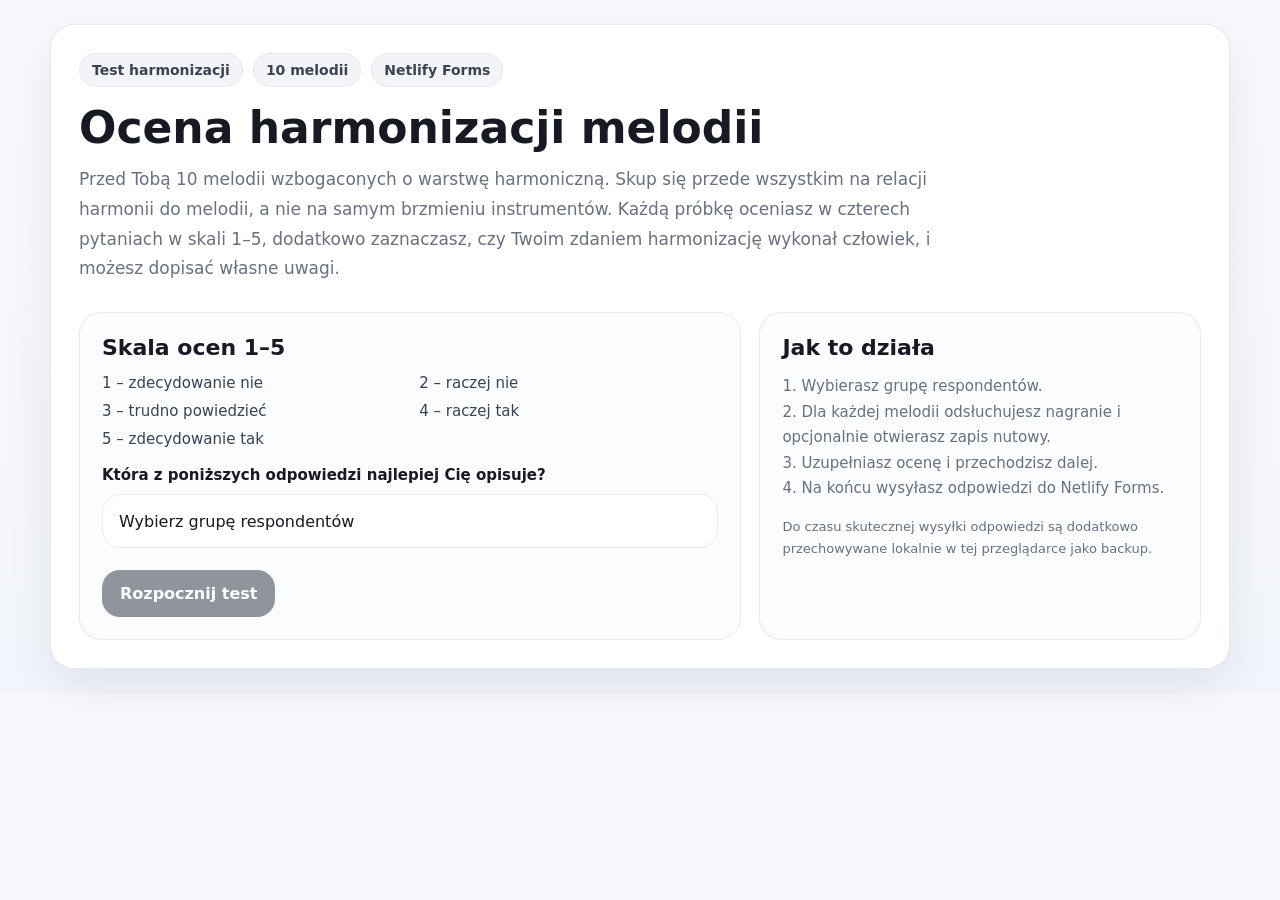
<file: index.html>
<!doctype html>
<html lang="pl">
<head>
  <meta charset="UTF-8" />
  <meta name="viewport" content="width=device-width, initial-scale=1.0" />
  <title>Ocena harmonizacji melodii</title>
  <meta name="description" content="Badanie dotyczące oceny harmonizacji melodii" />
  <link rel="stylesheet" href="assets/styles.css" />
</head>
<body>
  <div class="shell">
    <section id="screen-intro" class="card hero"></section>
    <section id="screen-melody" class="hidden"></section>
    <section id="screen-summary" class="hidden"></section>
  </div>

  <form name="harmonization-survey" netlify data-netlify="true" hidden>
    <input type="hidden" name="form-name" value="harmonization-survey" />
    <input type="text" name="respondent_type" />
    <input type="text" name="session_id" />
    <input type="text" name="submitted_at" />
    <textarea name="general_note"></textarea>
    <input type="text" name="melody_1_correctness" />
    <input type="text" name="melody_1_interest" />
    <input type="text" name="melody_1_naturalness" />
    <input type="text" name="melody_1_fit" />
    <input type="text" name="melody_1_human" />
    <textarea name="melody_1_comment"></textarea>
    <input type="text" name="melody_2_correctness" />
    <input type="text" name="melody_2_interest" />
    <input type="text" name="melody_2_naturalness" />
    <input type="text" name="melody_2_fit" />
    <input type="text" name="melody_2_human" />
    <textarea name="melody_2_comment"></textarea>
    <input type="text" name="melody_3_correctness" />
    <input type="text" name="melody_3_interest" />
    <input type="text" name="melody_3_naturalness" />
    <input type="text" name="melody_3_fit" />
    <input type="text" name="melody_3_human" />
    <textarea name="melody_3_comment"></textarea>
    <input type="text" name="melody_4_correctness" />
    <input type="text" name="melody_4_interest" />
    <input type="text" name="melody_4_naturalness" />
    <input type="text" name="melody_4_fit" />
    <input type="text" name="melody_4_human" />
    <textarea name="melody_4_comment"></textarea>
    <input type="text" name="melody_5_correctness" />
    <input type="text" name="melody_5_interest" />
    <input type="text" name="melody_5_naturalness" />
    <input type="text" name="melody_5_fit" />
    <input type="text" name="melody_5_human" />
    <textarea name="melody_5_comment"></textarea>
    <input type="text" name="melody_6_correctness" />
    <input type="text" name="melody_6_interest" />
    <input type="text" name="melody_6_naturalness" />
    <input type="text" name="melody_6_fit" />
    <input type="text" name="melody_6_human" />
    <textarea name="melody_6_comment"></textarea>
    <input type="text" name="melody_7_correctness" />
    <input type="text" name="melody_7_interest" />
    <input type="text" name="melody_7_naturalness" />
    <input type="text" name="melody_7_fit" />
    <input type="text" name="melody_7_human" />
    <textarea name="melody_7_comment"></textarea>
    <input type="text" name="melody_8_correctness" />
    <input type="text" name="melody_8_interest" />
    <input type="text" name="melody_8_naturalness" />
    <input type="text" name="melody_8_fit" />
    <input type="text" name="melody_8_human" />
    <textarea name="melody_8_comment"></textarea>
    <input type="text" name="melody_9_correctness" />
    <input type="text" name="melody_9_interest" />
    <input type="text" name="melody_9_naturalness" />
    <input type="text" name="melody_9_fit" />
    <input type="text" name="melody_9_human" />
    <textarea name="melody_9_comment"></textarea>
    <input type="text" name="melody_10_correctness" />
    <input type="text" name="melody_10_interest" />
    <input type="text" name="melody_10_naturalness" />
    <input type="text" name="melody_10_fit" />
    <input type="text" name="melody_10_human" />
    <textarea name="melody_10_comment"></textarea>
    <textarea name="submission_summary"></textarea>
    <textarea name="submission_json"></textarea>
  </form>

  <script src="assets/app.js"></script>
</body>
</html>
</file>
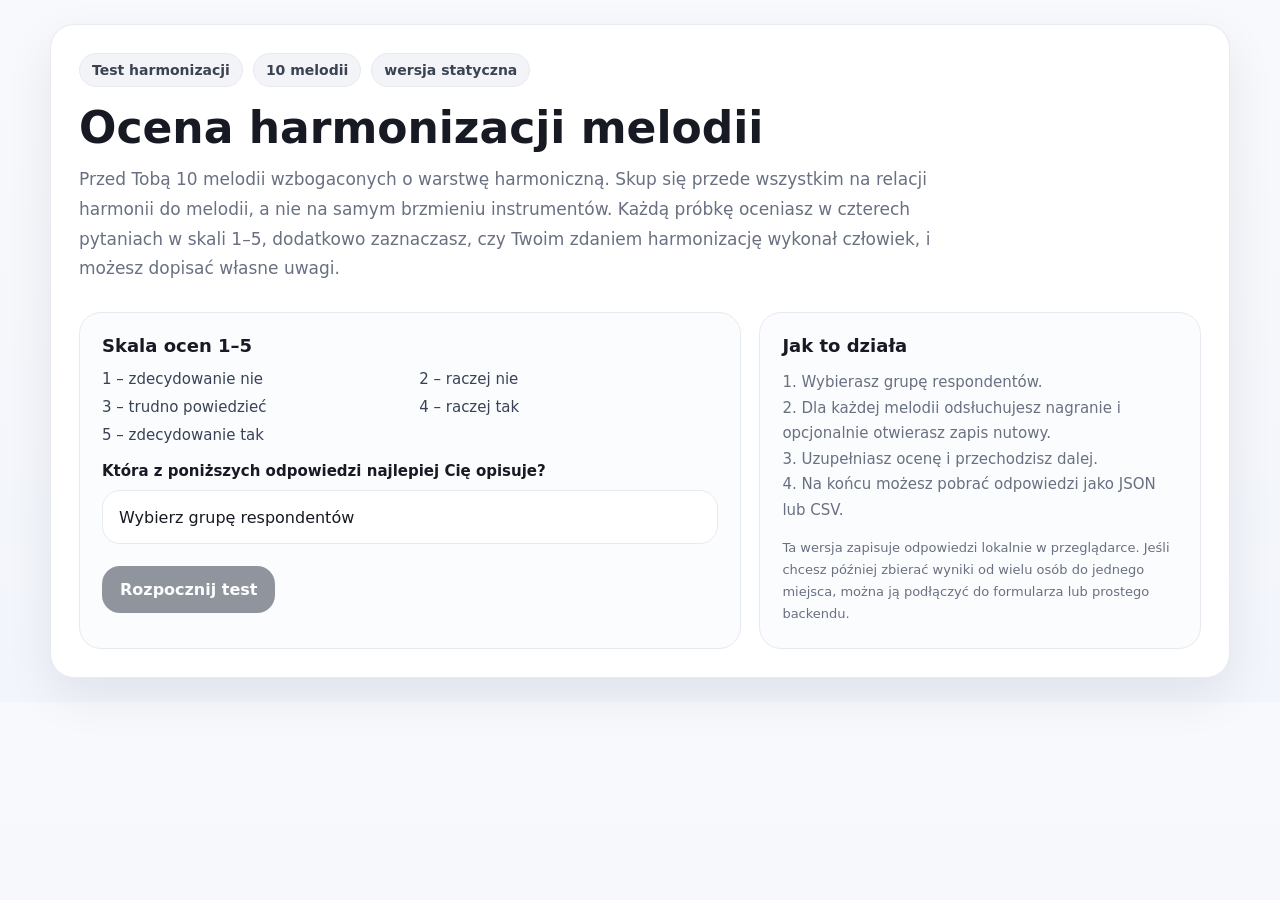
<file: docs/index.html>
<!doctype html>
<html lang="pl">
<head>
  <meta charset="UTF-8" />
  <meta name="viewport" content="width=device-width, initial-scale=1.0" />
  <title>Ocena harmonizacji melodii</title>
  <style>
    :root {
      --bg: #f6f7fb;
      --card: #ffffff;
      --muted: #687081;
      --text: #171923;
      --line: #e7eaf1;
      --accent: #111827;
      --accent-2: #2563eb;
      --accent-soft: #eff6ff;
      --danger: #dc2626;
      --shadow: 0 18px 48px rgba(15, 23, 42, 0.08);
      --radius: 24px;
    }

    * { box-sizing: border-box; }
    html, body { margin: 0; padding: 0; }
    body {
      font-family: Inter, ui-sans-serif, system-ui, -apple-system, BlinkMacSystemFont, "Segoe UI", sans-serif;
      background: linear-gradient(180deg, #f8f9fc 0%, #f2f5fb 100%);
      color: var(--text);
    }

    a { color: var(--accent-2); }

    .shell {
      width: min(1180px, calc(100% - 24px));
      margin: 24px auto;
    }

    .card {
      background: var(--card);
      border: 1px solid rgba(231, 234, 241, 0.95);
      border-radius: var(--radius);
      box-shadow: var(--shadow);
    }

    .hero {
      padding: 28px;
    }

    .badge-row {
      display: flex;
      gap: 10px;
      flex-wrap: wrap;
      margin-bottom: 18px;
    }

    .badge {
      display: inline-flex;
      align-items: center;
      gap: 8px;
      padding: 8px 12px;
      background: #f2f4f8;
      border: 1px solid var(--line);
      border-radius: 999px;
      color: #3b4353;
      font-size: 14px;
      font-weight: 600;
    }

    h1, h2, h3, p { margin: 0; }
    .title { font-size: clamp(30px, 4vw, 44px); line-height: 1.05; margin-bottom: 14px; }
    .lead { color: var(--muted); font-size: 17px; line-height: 1.75; max-width: 860px; }

    .intro-grid {
      margin-top: 28px;
      display: grid;
      grid-template-columns: 1.2fr 0.8fr;
      gap: 18px;
    }

    .panel {
      padding: 22px;
      border-radius: 22px;
      background: #fbfcfe;
      border: 1px solid var(--line);
    }

    .panel h3 {
      font-size: 18px;
      margin-bottom: 14px;
    }

    .small {
      color: var(--muted);
      line-height: 1.7;
      font-size: 15px;
    }

    .scale-grid {
      display: grid;
      grid-template-columns: repeat(2, minmax(0, 1fr));
      gap: 10px 18px;
      margin-top: 14px;
      color: #394255;
      font-size: 15px;
    }

    .field-label {
      display: block;
      margin-bottom: 10px;
      font-weight: 700;
      font-size: 15px;
    }

    select, textarea {
      width: 100%;
      border: 1px solid var(--line);
      border-radius: 18px;
      background: #fff;
      color: var(--text);
      font: inherit;
    }

    select {
      min-height: 54px;
      padding: 0 16px;
      appearance: none;
    }

    textarea {
      min-height: 120px;
      padding: 14px 16px;
      resize: vertical;
      line-height: 1.5;
    }

    .actions {
      display: flex;
      gap: 12px;
      flex-wrap: wrap;
      margin-top: 22px;
    }

    button {
      appearance: none;
      border: 0;
      cursor: pointer;
      border-radius: 18px;
      padding: 14px 18px;
      font: inherit;
      font-weight: 700;
      transition: transform .15s ease, opacity .15s ease, background .15s ease;
    }

    button:hover { transform: translateY(-1px); }
    button:disabled { cursor: not-allowed; opacity: .45; transform: none; }
    .primary { background: var(--accent); color: white; }
    .secondary { background: #eef2f7; color: #243041; }
    .danger { background: #fff1f2; color: var(--danger); border: 1px solid #fecdd3; }

    .hidden { display: none !important; }

    .topbar {
      display: flex;
      align-items: end;
      justify-content: space-between;
      gap: 16px;
      margin-bottom: 18px;
    }

    .kicker {
      text-transform: uppercase;
      letter-spacing: .08em;
      font-size: 12px;
      color: var(--muted);
      margin-bottom: 8px;
      font-weight: 700;
    }

    .progress-card {
      min-width: 260px;
      background: white;
      border: 1px solid var(--line);
      border-radius: 20px;
      padding: 14px 16px;
      box-shadow: var(--shadow);
    }

    .progress-row {
      display: flex;
      justify-content: space-between;
      color: var(--muted);
      font-size: 14px;
      margin-bottom: 10px;
    }

    .bar {
      width: 100%;
      height: 10px;
      background: #e9edf4;
      border-radius: 999px;
      overflow: hidden;
    }

    .bar > span {
      display: block;
      height: 100%;
      background: linear-gradient(90deg, #111827 0%, #2563eb 100%);
      border-radius: 999px;
      width: 0%;
    }

    .grid {
      display: grid;
      grid-template-columns: 1fr 1fr;
      gap: 18px;
    }

    .section-card { padding: 22px; }
    .section-card h2 { font-size: 22px; margin-bottom: 14px; }
    .stack { display: grid; gap: 16px; }

    .box {
      background: #f8fafc;
      border: 1px solid var(--line);
      border-radius: 20px;
      padding: 16px;
    }

    .box-title {
      display: flex;
      align-items: center;
      gap: 8px;
      font-weight: 700;
      font-size: 15px;
      margin-bottom: 12px;
    }

    iframe, audio {
      width: 100%;
      border-radius: 16px;
      border: 1px solid var(--line);
      background: #fff;
    }

    iframe.pdf {
      height: 420px;
    }

    .placeholder {
      padding: 18px;
      background: #fff;
      border: 1px dashed #cbd5e1;
      border-radius: 16px;
      color: var(--muted);
      font-size: 14px;
      line-height: 1.6;
    }

    .question {
      background: #fafbff;
      border: 1px solid var(--line);
      border-radius: 20px;
      padding: 16px;
    }

    .question-title {
      font-weight: 700;
      line-height: 1.6;
      margin-bottom: 12px;
    }

    .choice-grid {
      display: grid;
      grid-template-columns: repeat(5, minmax(0, 1fr));
      gap: 10px;
    }

    .choice-grid.two {
      grid-template-columns: repeat(2, minmax(0, 1fr));
    }

    .choice {
      position: relative;
      border: 1px solid var(--line);
      border-radius: 18px;
      background: white;
      text-align: center;
      overflow: hidden;
    }

    .choice input {
      position: absolute;
      inset: 0;
      opacity: 0;
      cursor: pointer;
    }

    .choice span {
      display: block;
      padding: 14px 10px;
      font-weight: 700;
    }

    .choice input:checked + span {
      background: var(--accent-soft);
      color: #1d4ed8;
      box-shadow: inset 0 0 0 1px #bfdbfe;
    }

    .summary-grid {
      display: grid;
      grid-template-columns: repeat(3, minmax(0, 1fr));
      gap: 14px;
      margin-bottom: 16px;
    }

    .summary-item {
      background: #fbfcfe;
      border: 1px solid var(--line);
      border-radius: 20px;
      padding: 18px;
    }

    .summary-item .label {
      color: var(--muted);
      font-size: 14px;
      margin-bottom: 8px;
    }

    .summary-item .value {
      font-weight: 800;
      line-height: 1.4;
    }

    .footer-note {
      margin-top: 14px;
      color: var(--muted);
      font-size: 13px;
      line-height: 1.7;
    }

    @media (max-width: 980px) {
      .intro-grid, .grid, .summary-grid { grid-template-columns: 1fr; }
      .topbar { flex-direction: column; align-items: stretch; }
    }

    @media (max-width: 640px) {
      .shell { width: min(100% - 16px, 100%); margin: 12px auto 24px; }
      .hero, .section-card { padding: 18px; }
      .choice-grid { grid-template-columns: repeat(5, 1fr); }
      .choice span { padding: 12px 8px; font-size: 14px; }
      .scale-grid { grid-template-columns: 1fr; }
      iframe.pdf { height: 300px; }
    }
  </style>
</head>
<body>
  <div class="shell">
    <section id="screen-intro" class="card hero"></section>
    <section id="screen-melody" class="hidden"></section>
    <section id="screen-summary" class="hidden"></section>
  </div>

  <script>
    const STORAGE_KEY = 'harmonization-survey-static-v1';

    const RESPONDENT_TYPES = [
      'aktywny zawodowo muzyk',
      'student lub absolwent akademii muzycznej',
      'uczeń lub absolwent szkoły muzycznej',
      'osoba bez wykształcenia muzycznego, ale regularnie słuchająca muzyki',
      'osoba bez wykształcenia muzycznego'
    ];

    const QUESTIONS = [
      'Czy harmonizacja wydaje się poprawna?',
      'Czy harmonizacja jest ciekawa muzycznie?',
      'Czy harmonizacja brzmi naturalnie?',
      'Czy harmonizacja pasuje do melodii?'
    ];

    const MELODIES = [
      {
        id: 1,
        title: 'Melodia 1',
        audioType: 'soundcloud',
        audioUrl: 'https://soundcloud.com/antoni-pietak/supergod_rest_ye_merry?si=dea23185192745039e13eba63dbf8432&utm_source=clipboard&utm_medium=text&utm_campaign=social_sharing',
        pdfUrl: ''
      },
      { id: 2, title: 'Melodia 2', audioType: 'mp3', audioUrl: '', pdfUrl: '' },
      { id: 3, title: 'Melodia 3', audioType: 'mp3', audioUrl: '', pdfUrl: '' },
      { id: 4, title: 'Melodia 4', audioType: 'mp3', audioUrl: '', pdfUrl: '' },
      { id: 5, title: 'Melodia 5', audioType: 'mp3', audioUrl: '', pdfUrl: '' },
      { id: 6, title: 'Melodia 6', audioType: 'mp3', audioUrl: '', pdfUrl: '' },
      { id: 7, title: 'Melodia 7', audioType: 'mp3', audioUrl: '', pdfUrl: '' },
      { id: 8, title: 'Melodia 8', audioType: 'mp3', audioUrl: '', pdfUrl: '' },
      { id: 9, title: 'Melodia 9', audioType: 'mp3', audioUrl: '', pdfUrl: '' },
      { id: 10, title: 'Melodia 10', audioType: 'mp3', audioUrl: '', pdfUrl: '' }
    ];

    const state = loadState();
    render();

    function defaultAnswers() {
      const out = {};
      MELODIES.forEach(m => {
        out[m.id] = { ratings: {1:'',2:'',3:'',4:''}, human: '', note: '' };
      });
      return out;
    }

    function loadState() {
      const empty = { screen: 'intro', respondentType: '', step: 0, generalNote: '', answers: defaultAnswers() };
      try {
        const raw = localStorage.getItem(STORAGE_KEY);
        if (!raw) return empty;
        const parsed = JSON.parse(raw);
        return {
          ...empty,
          ...parsed,
          answers: { ...defaultAnswers(), ...(parsed.answers || {}) }
        };
      } catch {
        return empty;
      }
    }

    function saveState() {
      localStorage.setItem(STORAGE_KEY, JSON.stringify(state));
    }

    function soundCloudEmbed(url) {
      return 'https://w.soundcloud.com/player/?url=' + encodeURIComponent(url) + '&color=%23111827&auto_play=false&hide_related=true&show_comments=false&show_user=true&show_reposts=false&show_teaser=false';
    }

    function escapeHtml(str) {
      return String(str)
        .replace(/&/g, '&amp;')
        .replace(/</g, '&lt;')
        .replace(/>/g, '&gt;')
        .replace(/"/g, '&quot;')
        .replace(/'/g, '&#039;');
    }

    function setScreen(name) {
      state.screen = name;
      saveState();
      render();
      window.scrollTo({ top: 0, behavior: 'smooth' });
    }

    function startSurvey() {
      if (!state.respondentType) return;
      state.screen = 'melody';
      state.step = 0;
      saveState();
      render();
    }

    function progressPercent() {
      return ((state.step + 1) / MELODIES.length) * 100;
    }

    function currentMelody() {
      return MELODIES[state.step];
    }

    function canGoNext() {
      const melody = currentMelody();
      const entry = state.answers[melody.id];
      return QUESTIONS.every((_, idx) => entry.ratings[idx + 1]) && !!entry.human;
    }

    function updateRating(melodyId, index, value) {
      state.answers[melodyId].ratings[index] = value;
      saveState();
      renderMelody();
    }

    function updateHuman(melodyId, value) {
      state.answers[melodyId].human = value;
      saveState();
      renderMelody();
    }

    function updateNote(melodyId, value) {
      state.answers[melodyId].note = value;
      saveState();
    }

    function nextStep() {
      if (!canGoNext()) return;
      if (state.step >= MELODIES.length - 1) {
        setScreen('summary');
        return;
      }
      state.step += 1;
      saveState();
      render();
    }

    function prevStep() {
      if (state.step <= 0) {
        setScreen('intro');
        return;
      }
      state.step -= 1;
      saveState();
      render();
    }

    function completedCount() {
      return MELODIES.filter(m => {
        const e = state.answers[m.id];
        return QUESTIONS.every((_, idx) => e.ratings[idx + 1]) && !!e.human;
      }).length;
    }

    function exportJSON() {
      const payload = {
        respondentType: state.respondentType,
        submittedAt: new Date().toISOString(),
        generalNote: state.generalNote,
        melodies: MELODIES.map(m => ({ melodyId: m.id, title: m.title, ...state.answers[m.id] }))
      };
      downloadFile('odpowiedzi_harmonizacja.json', JSON.stringify(payload, null, 2), 'application/json');
    }

    function exportCSV() {
      const header = ['respondentType', 'generalNote'];
      MELODIES.forEach(m => {
        header.push(
          `${m.title}_poprawna`,
          `${m.title}_ciekawa`,
          `${m.title}_naturalna`,
          `${m.title}_pasuje`,
          `${m.title}_czlowiek`,
          `${m.title}_uwagi`
        );
      });
      const row = [jsonCell(state.respondentType), jsonCell(state.generalNote)];
      MELODIES.forEach(m => {
        const e = state.answers[m.id];
        row.push(
          jsonCell(e.ratings[1] || ''),
          jsonCell(e.ratings[2] || ''),
          jsonCell(e.ratings[3] || ''),
          jsonCell(e.ratings[4] || ''),
          jsonCell(e.human || ''),
          jsonCell(e.note || '')
        );
      });
      downloadFile('odpowiedzi_harmonizacja.csv', header.join(',') + '\n' + row.join(','), 'text/csv;charset=utf-8;');
    }

    function jsonCell(value) {
      return JSON.stringify(String(value ?? ''));
    }

    function downloadFile(filename, content, type) {
      const blob = new Blob([content], { type });
      const url = URL.createObjectURL(blob);
      const a = document.createElement('a');
      a.href = url;
      a.download = filename;
      a.click();
      URL.revokeObjectURL(url);
    }

    function resetSurvey() {
      localStorage.removeItem(STORAGE_KEY);
      state.screen = 'intro';
      state.respondentType = '';
      state.step = 0;
      state.generalNote = '';
      state.answers = defaultAnswers();
      render();
    }

    function render() {
      document.getElementById('screen-intro').classList.toggle('hidden', state.screen !== 'intro');
      document.getElementById('screen-melody').classList.toggle('hidden', state.screen !== 'melody');
      document.getElementById('screen-summary').classList.toggle('hidden', state.screen !== 'summary');
      renderIntro();
      if (state.screen === 'melody') renderMelody();
      if (state.screen === 'summary') renderSummary();
    }

    function renderIntro() {
      const el = document.getElementById('screen-intro');
      el.innerHTML = `
        <div class="badge-row">
          <span class="badge">Test harmonizacji</span>
          <span class="badge">10 melodii</span>
          <span class="badge">wersja statyczna</span>
        </div>
        <h1 class="title">Ocena harmonizacji melodii</h1>
        <p class="lead">
          Przed Tobą 10 melodii wzbogaconych o warstwę harmoniczną. Skup się przede wszystkim na relacji harmonii do melodii,
          a nie na samym brzmieniu instrumentów. Każdą próbkę oceniasz w czterech pytaniach w skali 1–5, dodatkowo zaznaczasz,
          czy Twoim zdaniem harmonizację wykonał człowiek, i możesz dopisać własne uwagi.
        </p>
        <div class="intro-grid">
          <div class="panel">
            <h3>Skala ocen 1–5</h3>
            <div class="scale-grid">
              <div>1 – zdecydowanie nie</div>
              <div>2 – raczej nie</div>
              <div>3 – trudno powiedzieć</div>
              <div>4 – raczej tak</div>
              <div>5 – zdecydowanie tak</div>
            </div>
            <div style="height:18px"></div>
            <label class="field-label" for="respondentType">Która z poniższych odpowiedzi najlepiej Cię opisuje?</label>
            <select id="respondentType">
              <option value="">Wybierz grupę respondentów</option>
              ${RESPONDENT_TYPES.map(type => `<option value="${escapeHtml(type)}" ${state.respondentType === type ? 'selected' : ''}>${escapeHtml(type)}</option>`).join('')}
            </select>
            <div class="actions">
              <button class="primary" id="startButton" ${state.respondentType ? '' : 'disabled'}>Rozpocznij test</button>
            </div>
          </div>
          <div class="panel">
            <h3>Jak to działa</h3>
            <p class="small">1. Wybierasz grupę respondentów.</p>
            <p class="small">2. Dla każdej melodii odsłuchujesz nagranie i opcjonalnie otwierasz zapis nutowy.</p>
            <p class="small">3. Uzupełniasz ocenę i przechodzisz dalej.</p>
            <p class="small">4. Na końcu możesz pobrać odpowiedzi jako JSON lub CSV.</p>
            <p class="footer-note">Ta wersja zapisuje odpowiedzi lokalnie w przeglądarce. Jeśli chcesz później zbierać wyniki od wielu osób do jednego miejsca, można ją podłączyć do formularza lub prostego backendu.</p>
          </div>
        </div>
      `;

      document.getElementById('respondentType').addEventListener('change', (e) => {
        state.respondentType = e.target.value;
        saveState();
        renderIntro();
      });

      document.getElementById('startButton').addEventListener('click', startSurvey);
    }

    function renderMelody() {
      const melody = currentMelody();
      const entry = state.answers[melody.id];
      const el = document.getElementById('screen-melody');
      el.innerHTML = `
        <div class="topbar">
          <div>
            <div class="kicker">Ocena harmonizacji</div>
            <h1 style="font-size:34px">${escapeHtml(melody.title)}</h1>
          </div>
          <div class="progress-card">
            <div class="progress-row"><span>Postęp</span><span>${state.step + 1} / ${MELODIES.length}</span></div>
            <div class="bar"><span style="width:${progressPercent()}%"></span></div>
          </div>
        </div>
        <div class="grid">
          <div class="card section-card">
            <h2>Materiały do odsłuchu i podglądu</h2>
            <div class="stack">
              <div class="box">
                <div class="box-title">🎧 Audio</div>
                ${renderAudio(melody)}
              </div>
              <div class="box">
                <div class="box-title">📄 Zapis melodii</div>
                ${renderPdf(melody)}
              </div>
            </div>
          </div>
          <div class="card section-card">
            <h2>Ocena próbki</h2>
            <div class="stack">
              ${QUESTIONS.map((question, idx) => renderQuestionCard(melody.id, idx + 1, question, entry.ratings[idx + 1])).join('')}
              <div class="question">
                <div class="question-title">Czy Twoim zdaniem harmonizacja została wykonana przez człowieka?</div>
                <div class="choice-grid two">
                  ${['TAK', 'NIE'].map(v => `
                    <label class="choice">
                      <input type="radio" name="human-${melody.id}" value="${v}" ${entry.human === v ? 'checked' : ''} />
                      <span>${v}</span>
                    </label>
                  `).join('')}
                </div>
              </div>
              <div>
                <label class="field-label" for="note-${melody.id}">Dodatkowe uwagi lub spostrzeżenia</label>
                <textarea id="note-${melody.id}" placeholder="To pole jest opcjonalne.">${escapeHtml(entry.note || '')}</textarea>
              </div>
            </div>
          </div>
        </div>
        <div class="actions" style="justify-content:space-between; margin-top:18px;">
          <button class="secondary" id="prevButton">← Poprzednia</button>
          <button class="primary" id="nextButton" ${canGoNext() ? '' : 'disabled'}>${state.step === MELODIES.length - 1 ? 'Przejdź do podsumowania' : 'Następna →'}</button>
        </div>
      `;

      QUESTIONS.forEach((_, idx) => {
        el.querySelectorAll(`input[name="rating-${melody.id}-${idx + 1}"]`).forEach(input => {
          input.addEventListener('change', (e) => updateRating(melody.id, idx + 1, e.target.value));
        });
      });
      el.querySelectorAll(`input[name="human-${melody.id}"]`).forEach(input => {
        input.addEventListener('change', (e) => updateHuman(melody.id, e.target.value));
      });
      document.getElementById(`note-${melody.id}`).addEventListener('input', (e) => updateNote(melody.id, e.target.value));
      document.getElementById('prevButton').addEventListener('click', prevStep);
      document.getElementById('nextButton').addEventListener('click', nextStep);
    }

    function renderQuestionCard(melodyId, index, question, currentValue) {
      return `
        <div class="question">
          <div class="question-title">${escapeHtml(question)}</div>
          <div class="choice-grid">
            ${['1','2','3','4','5'].map(value => `
              <label class="choice">
                <input type="radio" name="rating-${melodyId}-${index}" value="${value}" ${currentValue === value ? 'checked' : ''} />
                <span>${value}</span>
              </label>
            `).join('')}
          </div>
        </div>
      `;
    }

    function renderAudio(melody) {
      if (!melody.audioUrl) {
        return `<div class="placeholder">Tutaj wstaw link do MP3 albo pełny link SoundCloud w tablicy <code>MELODIES</code> na początku pliku.</div>`;
      }
      if (melody.audioType === 'soundcloud') {
        return `
          <iframe title="audio-${melody.id}" height="166" allow="autoplay" src="${soundCloudEmbed(melody.audioUrl)}"></iframe>
          <div style="height:10px"></div>
          <a href="${melody.audioUrl}" target="_blank" rel="noreferrer">Otwórz nagranie w nowej karcie</a>
        `;
      }
      return `
        <audio controls preload="none">
          <source src="${melody.audioUrl}" />
          Twoja przeglądarka nie obsługuje audio.
        </audio>
        <div style="height:10px"></div>
        <a href="${melody.audioUrl}" target="_blank" rel="noreferrer">Otwórz plik audio</a>
      `;
    }

    function renderPdf(melody) {
      if (!melody.pdfUrl) {
        return `<div class="placeholder">Tutaj wstaw link do PDF w tablicy <code>MELODIES</code>. Jeśli nie chcesz osadzać PDF, możesz zostawić sam link.</div>`;
      }
      return `
        <iframe class="pdf" title="pdf-${melody.id}" src="${melody.pdfUrl}"></iframe>
        <div style="height:10px"></div>
        <a href="${melody.pdfUrl}" target="_blank" rel="noreferrer">Otwórz PDF w nowej karcie</a>
      `;
    }

    function renderSummary() {
      const el = document.getElementById('screen-summary');
      el.innerHTML = `
        <div class="card section-card">
          <div class="kicker">Podsumowanie</div>
          <h1 style="font-size:34px; margin-bottom:8px">Odpowiedzi gotowe</h1>
          <p class="lead" style="font-size:16px; max-width: none;">Odpowiedzi są zapisane lokalnie w przeglądarce. Możesz je pobrać jako plik JSON albo CSV.</p>
          <div style="height:20px"></div>
          <div class="summary-grid">
            <div class="summary-item"><div class="label">Grupa</div><div class="value">${escapeHtml(state.respondentType || 'brak')}</div></div>
            <div class="summary-item"><div class="label">Ukończone melodie</div><div class="value">${completedCount()} / ${MELODIES.length}</div></div>
            <div class="summary-item"><div class="label">Uwagi ogólne</div><div class="value">${state.generalNote ? 'dodane' : 'brak'}</div></div>
          </div>
          <label class="field-label" for="generalNote">Dodatkowe uwagi dotyczące całego testu</label>
          <textarea id="generalNote" placeholder="Tutaj można wpisać uwagi końcowe.">${escapeHtml(state.generalNote || '')}</textarea>
          <div class="actions">
            <button class="primary" id="jsonBtn">Pobierz JSON</button>
            <button class="secondary" id="csvBtn">Pobierz CSV</button>
            <button class="secondary" id="backBtn">← Wróć do ostatniej melodii</button>
            <button class="danger" id="resetBtn">Wyczyść wszystko</button>
          </div>
          <p class="footer-note">Żeby zbierać odpowiedzi od wielu osób do jednego miejsca, kolejny krok to podpięcie tej strony do formularza lub prostego backendu. Ta wersja jest idealna jako szybki prototyp i test UX.</p>
        </div>
      `;
      document.getElementById('generalNote').addEventListener('input', (e) => {
        state.generalNote = e.target.value;
        saveState();
      });
      document.getElementById('jsonBtn').addEventListener('click', exportJSON);
      document.getElementById('csvBtn').addEventListener('click', exportCSV);
      document.getElementById('backBtn').addEventListener('click', () => { state.screen = 'melody'; state.step = MELODIES.length - 1; saveState(); render(); });
      document.getElementById('resetBtn').addEventListener('click', resetSurvey);
    }
  </script>
</body>
</html>
</file>
<file: assets/styles.css>
:root {
  --muted: #687081;
  --text: #171923;
  --line: #e7eaf1;
  --accent: #111827;
  --accent-2: #2563eb;
  --accent-soft: #eff6ff;
  --danger: #dc2626;
  --success: #166534;
  --success-bg: #ecfdf3;
  --success-line: #bbf7d0;
  --error-bg: #fef2f2;
  --error-line: #fecaca;
  --shadow: 0 18px 48px rgba(15, 23, 42, 0.08);
  --radius: 24px;
}

* { box-sizing: border-box; }
html, body { margin: 0; padding: 0; }
body {
  font-family: Inter, ui-sans-serif, system-ui, -apple-system, BlinkMacSystemFont, "Segoe UI", sans-serif;
  background: linear-gradient(180deg, #f8f9fc 0%, #f2f5fb 100%);
  color: var(--text);
}

a { color: var(--accent-2); }
code { background: #f2f4f8; padding: 2px 6px; border-radius: 8px; }

.shell {
  width: min(1180px, calc(100% - 24px));
  margin: 24px auto;
}

.card {
  background: #fff;
  border: 1px solid rgba(231, 234, 241, 0.95);
  border-radius: var(--radius);
  box-shadow: var(--shadow);
}

.hero, .section-card { padding: 28px; }
.hidden { display: none !important; }
.badge-row { display: flex; gap: 10px; flex-wrap: wrap; margin-bottom: 18px; }
.badge {
  display: inline-flex; align-items: center; gap: 8px; padding: 8px 12px;
  background: #f2f4f8; border: 1px solid var(--line); border-radius: 999px;
  color: #3b4353; font-size: 14px; font-weight: 600;
}

h1, h2, h3, p { margin: 0; }
.title { font-size: clamp(30px, 4vw, 44px); line-height: 1.05; margin-bottom: 14px; }
.lead { color: var(--muted); font-size: 17px; line-height: 1.75; max-width: 860px; }
.kicker { text-transform: uppercase; letter-spacing: .08em; font-size: 12px; color: var(--muted); margin-bottom: 8px; font-weight: 700; }

.intro-grid, .grid, .summary-grid {
  display: grid;
  gap: 18px;
}
.intro-grid { margin-top: 28px; grid-template-columns: 1.2fr 0.8fr; }
.grid { grid-template-columns: 1fr 1fr; }
.summary-grid { grid-template-columns: repeat(3, minmax(0, 1fr)); margin-bottom: 16px; }

.panel, .summary-item, .box, .question {
  border-radius: 22px;
  border: 1px solid var(--line);
}
.panel { padding: 22px; background: #fbfcfe; }
.summary-item { padding: 18px; background: #fbfcfe; }
.box { padding: 16px; background: #f8fafc; }
.question { padding: 16px; background: #fafbff; }

.panel h3, .section-card h2 { font-size: 22px; margin-bottom: 14px; }
.small { color: var(--muted); line-height: 1.7; font-size: 15px; }
.scale-grid {
  display: grid; grid-template-columns: repeat(2, minmax(0, 1fr)); gap: 10px 18px;
  margin-top: 14px; color: #394255; font-size: 15px;
}

.field-label { display: block; margin-bottom: 10px; font-weight: 700; font-size: 15px; }
select, textarea {
  width: 100%; border: 1px solid var(--line); border-radius: 18px; background: #fff; color: var(--text); font: inherit;
}
select { min-height: 54px; padding: 0 16px; appearance: none; }
textarea { min-height: 120px; padding: 14px 16px; resize: vertical; line-height: 1.5; }

.actions { display: flex; gap: 12px; flex-wrap: wrap; margin-top: 22px; }
button {
  appearance: none; border: 0; cursor: pointer; border-radius: 18px; padding: 14px 18px; font: inherit; font-weight: 700;
  transition: transform .15s ease, opacity .15s ease, background .15s ease;
}
button:hover { transform: translateY(-1px); }
button:disabled { cursor: not-allowed; opacity: .45; transform: none; }
.primary { background: var(--accent); color: white; }
.secondary { background: #eef2f7; color: #243041; }
.danger { background: #fff1f2; color: var(--danger); border: 1px solid #fecdd3; }

.topbar {
  display: flex; align-items: end; justify-content: space-between; gap: 16px; margin-bottom: 18px;
}
.progress-card {
  min-width: 260px; background: white; border: 1px solid var(--line); border-radius: 20px; padding: 14px 16px; box-shadow: var(--shadow);
}
.progress-row { display: flex; justify-content: space-between; color: var(--muted); font-size: 14px; margin-bottom: 10px; }
.bar { width: 100%; height: 10px; background: #e9edf4; border-radius: 999px; overflow: hidden; }
.bar > span {
  display: block; height: 100%; background: linear-gradient(90deg, #111827 0%, #2563eb 100%); border-radius: 999px; width: 0%;
}

.stack { display: grid; gap: 16px; }
.box-title { display: flex; align-items: center; gap: 8px; font-weight: 700; font-size: 15px; margin-bottom: 12px; }
iframe, audio { width: 100%; border-radius: 16px; border: 1px solid var(--line); background: #fff; }
iframe.pdf { height: 420px; }
.placeholder {
  padding: 18px; background: #fff; border: 1px dashed #cbd5e1; border-radius: 16px; color: var(--muted); font-size: 14px; line-height: 1.6;
}
.question-title { font-weight: 700; line-height: 1.6; margin-bottom: 12px; }
.choice-grid { display: grid; grid-template-columns: repeat(5, minmax(0, 1fr)); gap: 10px; }
.choice-grid.two { grid-template-columns: repeat(2, minmax(0, 1fr)); }
.choice {
  position: relative; border: 1px solid var(--line); border-radius: 18px; background: white; text-align: center; overflow: hidden;
}
.choice input { position: absolute; inset: 0; opacity: 0; cursor: pointer; }
.choice span { display: block; padding: 14px 10px; font-weight: 700; }
.choice input:checked + span { background: var(--accent-soft); color: #1d4ed8; box-shadow: inset 0 0 0 1px #bfdbfe; }

.summary-item .label { color: var(--muted); font-size: 14px; margin-bottom: 8px; }
.summary-item .value { font-weight: 800; line-height: 1.4; }
.footer-note { margin-top: 14px; color: var(--muted); font-size: 13px; line-height: 1.7; }
.status {
  margin-top: 18px; padding: 14px 16px; border-radius: 16px; font-size: 14px; line-height: 1.6; border: 1px solid transparent;
}
.status.success { background: var(--success-bg); border-color: var(--success-line); color: var(--success); }
.status.error { background: var(--error-bg); border-color: var(--error-line); color: #991b1b; }

@media (max-width: 980px) {
  .intro-grid, .grid, .summary-grid { grid-template-columns: 1fr; }
  .topbar { flex-direction: column; align-items: stretch; }
}

@media (max-width: 640px) {
  .shell { width: min(100% - 16px, 100%); margin: 12px auto 24px; }
  .hero, .section-card { padding: 18px; }
  .choice-grid { grid-template-columns: repeat(5, 1fr); }
  .choice span { padding: 12px 8px; font-size: 14px; }
  .scale-grid { grid-template-columns: 1fr; }
  iframe.pdf { height: 300px; }
}
</file>
